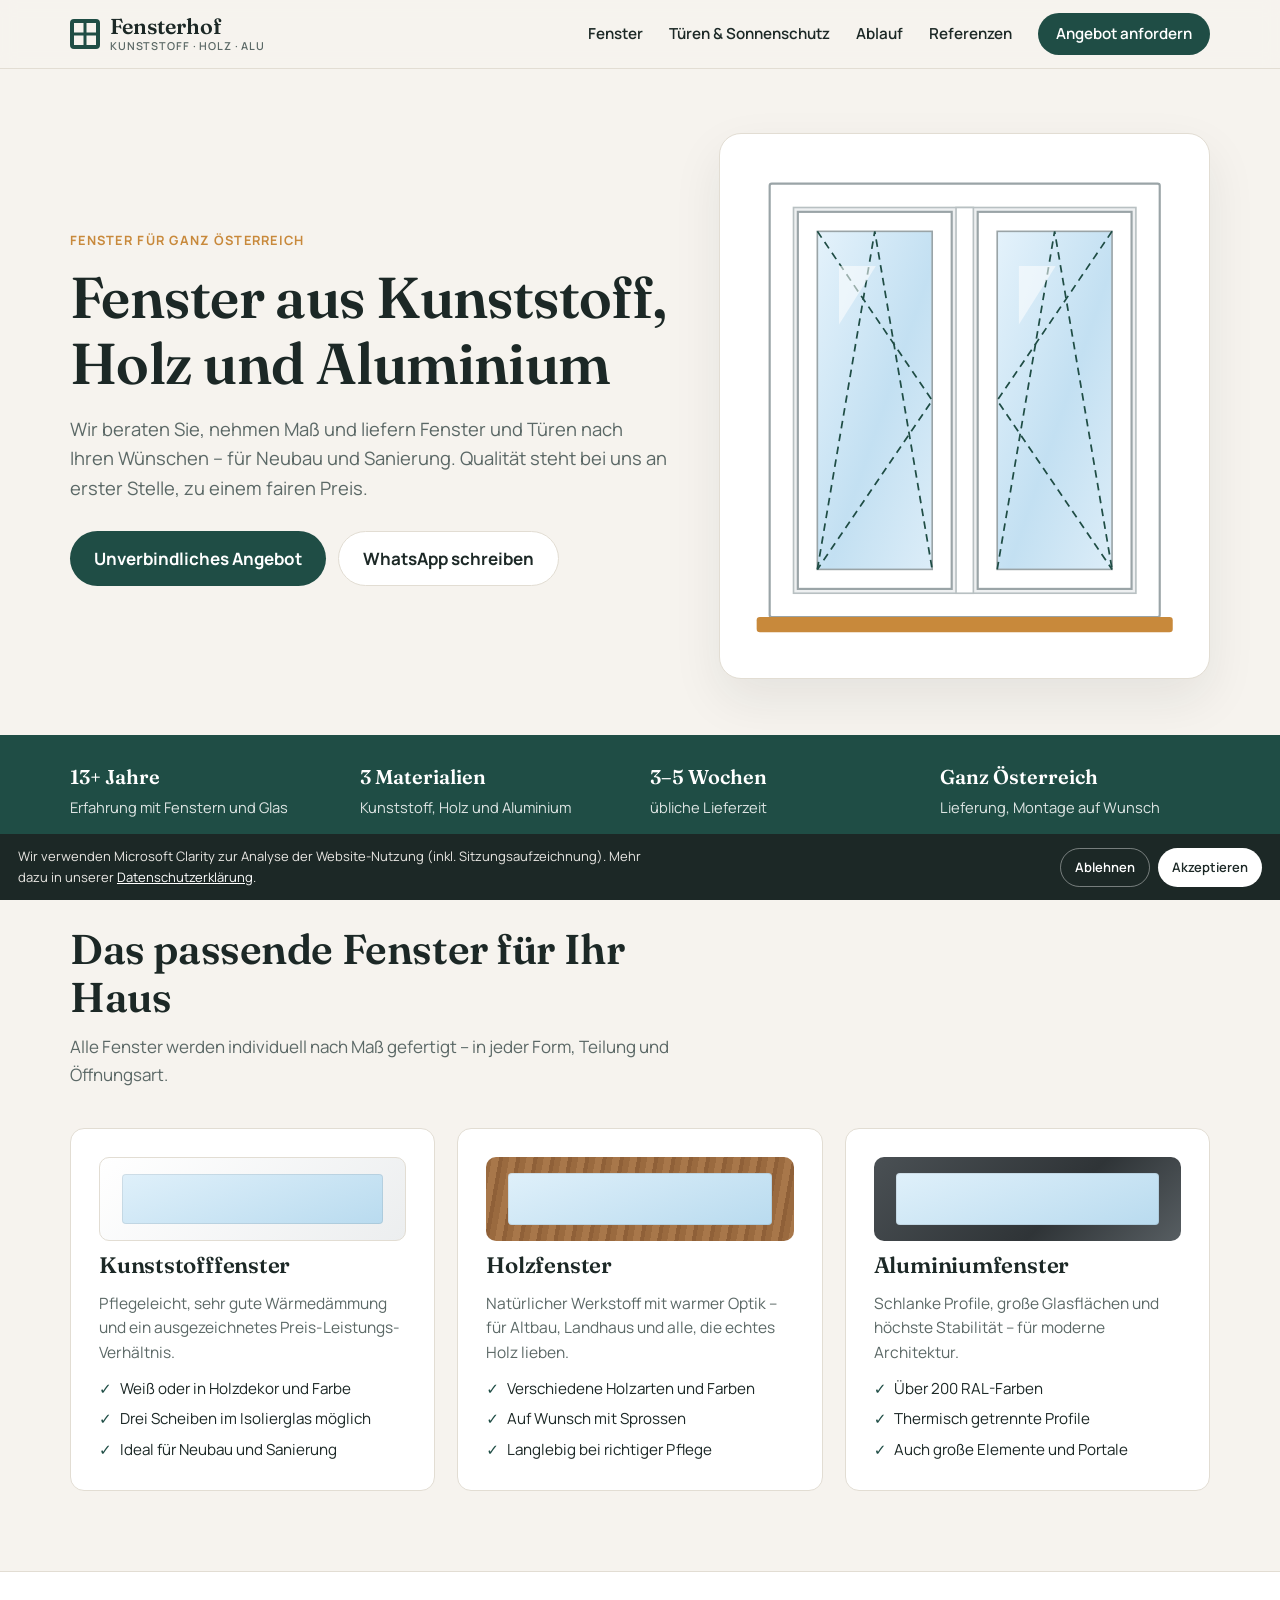
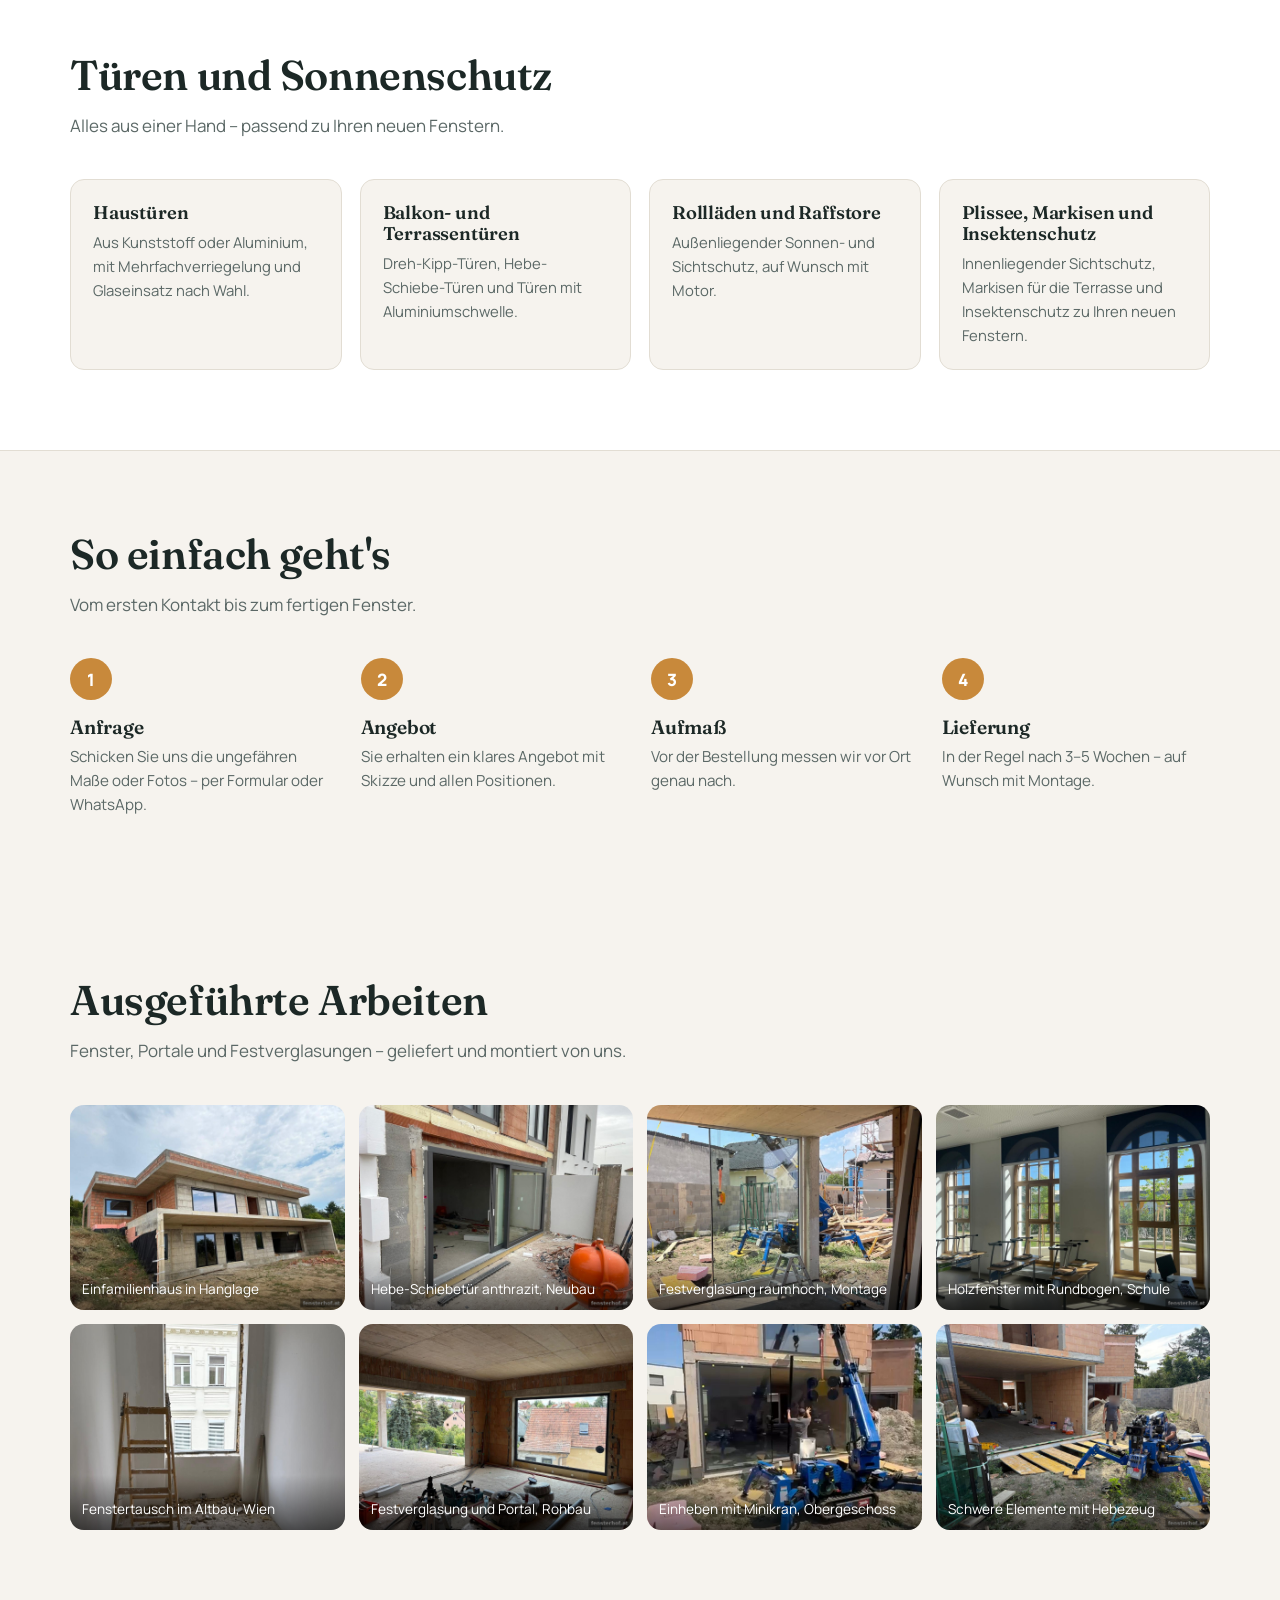
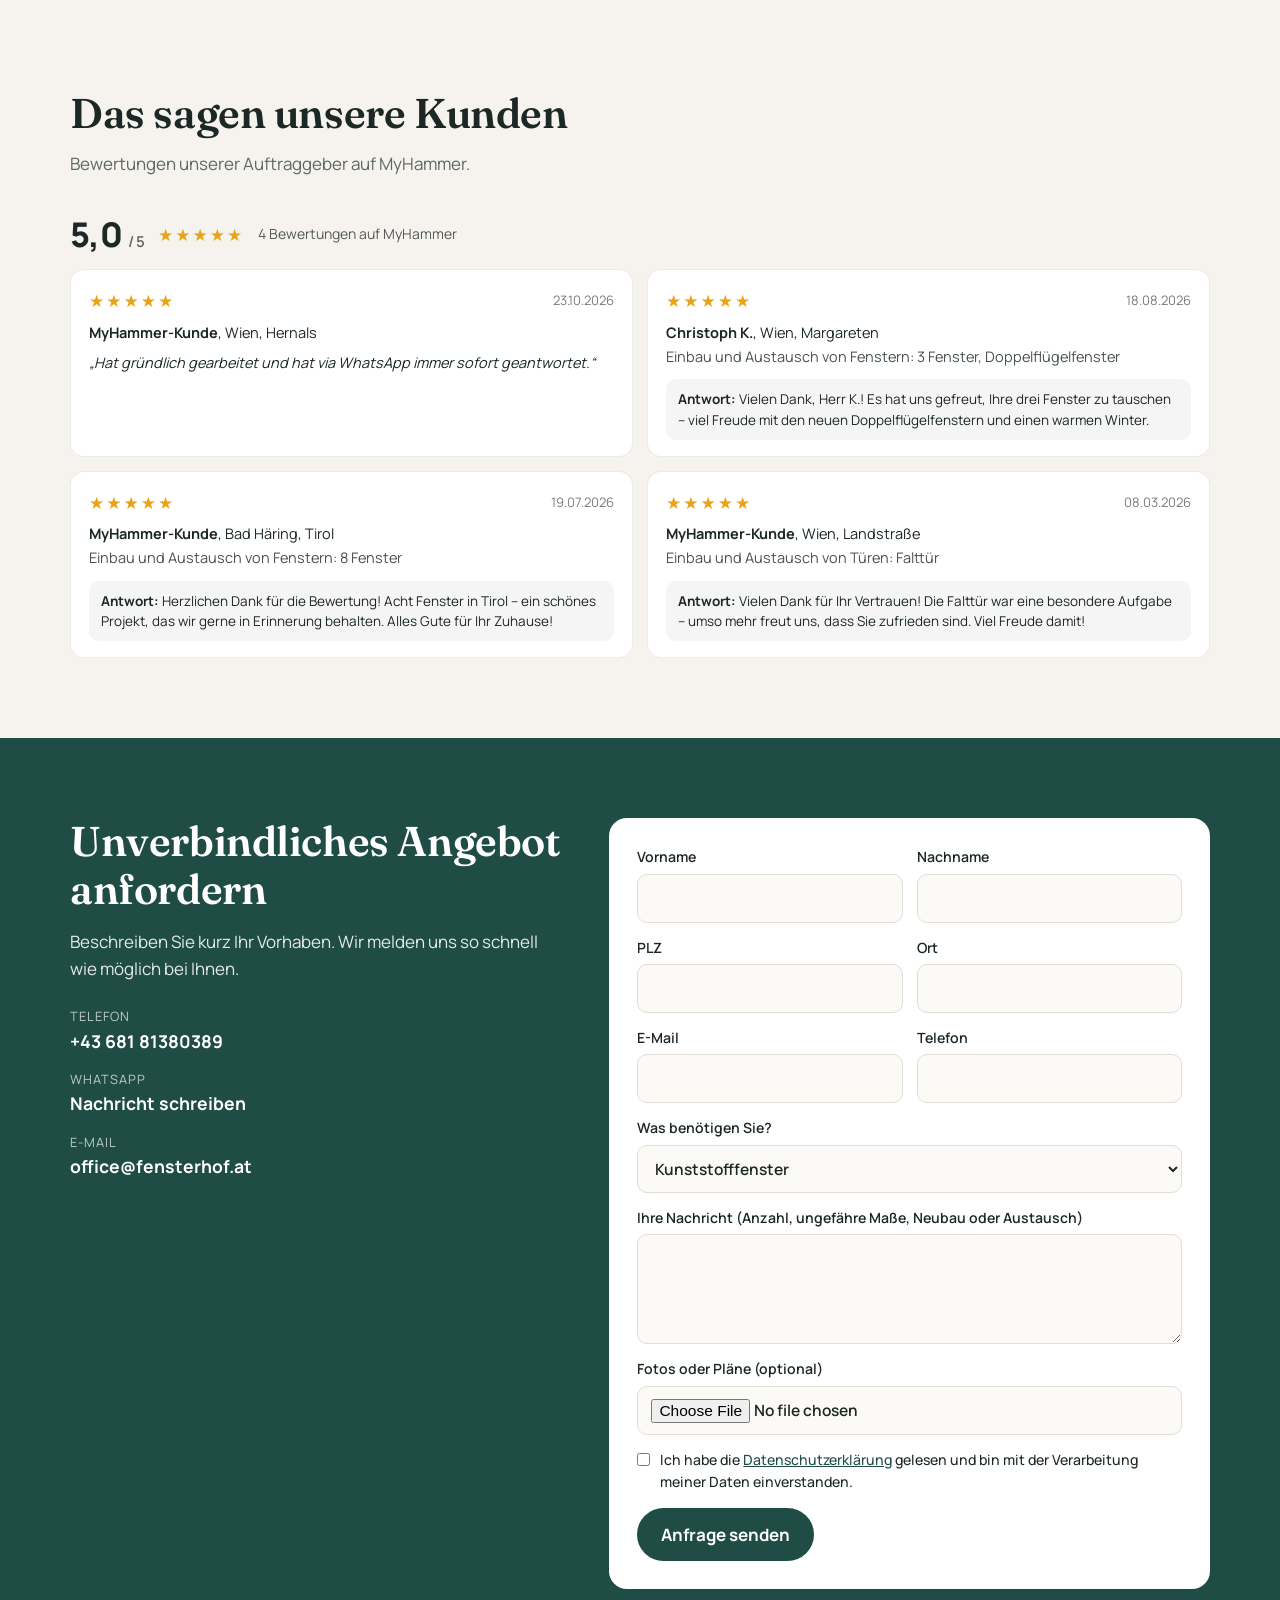
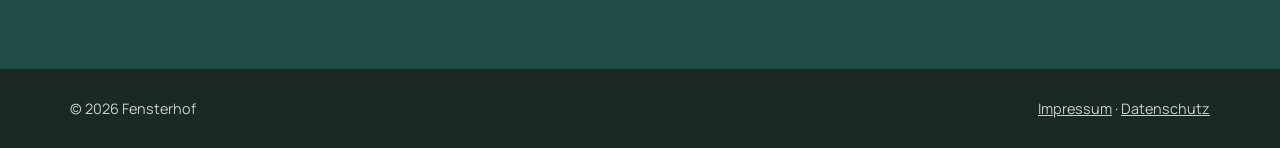
<file: index.html>
<!DOCTYPE html>
<html lang="de">
<head>
<meta charset="UTF-8">
<meta name="viewport" content="width=device-width, initial-scale=1.0">
<title>Fensterhof – Fenster aus Kunststoff, Holz und Aluminium</title>
<meta name="description" content="Fenster aus Kunststoff, Holz und Aluminium, Haustüren, Balkontüren und Sonnenschutz – Lieferung in ganz Österreich, Montage auf Wunsch. Jetzt unverbindliches Angebot anfordern.">
<link rel="preconnect" href="https://fonts.googleapis.com">
<link rel="preconnect" href="https://fonts.gstatic.com" crossorigin>
<link href="https://fonts.googleapis.com/css2?family=Fraunces:opsz,wght@9..144,600&family=Manrope:wght@400;500;600;700;800&display=swap" rel="stylesheet">
<link rel="canonical" href="https://fensterhof.at/">
<link rel="stylesheet" href="style.css">
</head>
<body>

<header class="site-header">
  <div class="container header-inner">
    <a href="#top" class="logo">
      <span class="logo-mark"></span>
      <span class="logo-text">Fensterhof<small>Kunststoff · Holz · Alu</small></span>
    </a>
    <button class="menu-toggle" id="menu-toggle" aria-label="Menü">Menü</button>
    <nav class="nav" id="nav">
      <a href="#fenster">Fenster</a>
      <a href="#produkte">Türen &amp; Sonnenschutz</a>
      <a href="#ablauf">Ablauf</a>
      <a href="#referenzen">Referenzen</a>
      <a href="#kontakt" class="btn btn-small">Angebot anfordern</a>
    </nav>
  </div>
</header>

<main id="top">

  <!-- Startbereich -->
  <section class="hero">
    <div class="container hero-grid">
      <div>
        <span class="eyebrow">Fenster für ganz Österreich</span>
        <h1>Fenster aus Kunststoff, Holz und Aluminium</h1>
        <p class="lead">Wir beraten Sie, nehmen Maß und liefern Fenster und Türen nach Ihren Wünschen – für Neubau und Sanierung. Qualität steht bei uns an erster Stelle, zu einem fairen Preis.</p>
        <div class="hero-actions">
          <a href="#kontakt" class="btn">Unverbindliches Angebot</a>
          <a href="https://wa.me/4368181380389" class="btn btn-light" target="_blank" rel="noopener">WhatsApp schreiben</a>
        </div>
      </div>

      <div class="hero-art" aria-hidden="true">
        <svg viewBox="0 0 400 450" xmlns="http://www.w3.org/2000/svg">
          <defs>
            <linearGradient id="glas" x1="0" y1="0" x2="1" y2="1">
              <stop offset="0" stop-color="#e4f2fb"/>
              <stop offset=".55" stop-color="#c3e0f2"/>
              <stop offset="1" stop-color="#dcedf8"/>
            </linearGradient>
          </defs>
          <!-- Rahmen -->
          <rect x="20" y="20" width="360" height="400" rx="2" fill="#ffffff" stroke="#9aa4a7" stroke-width="2"/>
          <rect x="42" y="42" width="316" height="356" fill="#eef0f1" stroke="#b8c0c2" stroke-width="1.5"/>
          <!-- Pfosten -->
          <rect x="192" y="42" width="16" height="356" fill="#ffffff" stroke="#b8c0c2" stroke-width="1.5"/>
          <!-- Flügel links -->
          <rect x="46" y="46" width="142" height="348" fill="#ffffff" stroke="#9aa4a7" stroke-width="2"/>
          <rect x="64" y="64" width="106" height="312" fill="url(#glas)" stroke="#9aa4a7" stroke-width="1.5"/>
          <!-- Flügel rechts -->
          <rect x="212" y="46" width="142" height="348" fill="#ffffff" stroke="#9aa4a7" stroke-width="2"/>
          <rect x="230" y="64" width="106" height="312" fill="url(#glas)" stroke="#9aa4a7" stroke-width="1.5"/>
          <!-- Öffnungssymbole: Dreh (Spitze zum Pfosten) und Kipp (Spitze oben) -->
          <g fill="none" stroke="#1f4d45" stroke-width="1.6" stroke-dasharray="7 5">
            <polyline points="64,64 170,220 64,376"/>
            <polyline points="64,376 117,64 170,376"/>
            <polyline points="336,64 230,220 336,376"/>
            <polyline points="230,376 283,64 336,376"/>
          </g>
          <!-- Lichtreflex -->
          <path d="M84 96 L118 96 L84 150 Z" fill="#ffffff" opacity=".55"/>
          <path d="M250 96 L284 96 L250 150 Z" fill="#ffffff" opacity=".55"/>
          <!-- Fensterbank -->
          <rect x="8" y="420" width="384" height="14" rx="3" fill="#c8893b"/>
        </svg>
      </div>
    </div>
  </section>

  <!-- Vorteile -->
  <div class="facts">
    <div class="container facts-grid">
      <div class="fact"><strong>13+ Jahre</strong><span>Erfahrung mit Fenstern und Glas</span></div>
      <div class="fact"><strong>3 Materialien</strong><span>Kunststoff, Holz und Aluminium</span></div>
      <div class="fact"><strong>3–5 Wochen</strong><span>übliche Lieferzeit</span></div>
      <div class="fact"><strong>Ganz Österreich</strong><span>Lieferung, Montage auf Wunsch</span></div>
    </div>
  </div>

  <!-- Fenster -->
  <section id="fenster">
    <div class="container">
      <div class="section-head">
        <h2>Das passende Fenster für Ihr Haus</h2>
        <p>Alle Fenster werden individuell nach Maß gefertigt – in jeder Form, Teilung und Öffnungsart.</p>
      </div>
      <div class="cards">
        <article class="card">
          <div class="swatch swatch-pvc"></div>
          <h3>Kunststofffenster</h3>
          <p>Pflegeleicht, sehr gute Wärmedämmung und ein ausgezeichnetes Preis-Leistungs-Verhältnis.</p>
          <ul>
            <li>Weiß oder in Holzdekor und Farbe</li>
            <li>Drei Scheiben im Isolierglas möglich</li>
            <li>Ideal für Neubau und Sanierung</li>
          </ul>
        </article>
        <article class="card">
          <div class="swatch swatch-wood"></div>
          <h3>Holzfenster</h3>
          <p>Natürlicher Werkstoff mit warmer Optik – für Altbau, Landhaus und alle, die echtes Holz lieben.</p>
          <ul>
            <li>Verschiedene Holzarten und Farben</li>
            <li>Auf Wunsch mit Sprossen</li>
            <li>Langlebig bei richtiger Pflege</li>
          </ul>
        </article>
        <article class="card">
          <div class="swatch swatch-alu"></div>
          <h3>Aluminiumfenster</h3>
          <p>Schlanke Profile, große Glasflächen und höchste Stabilität – für moderne Architektur.</p>
          <ul>
            <li>Über 200 RAL-Farben</li>
            <li>Thermisch getrennte Profile</li>
            <li>Auch große Elemente und Portale</li>
          </ul>
        </article>
      </div>
    </div>
  </section>

  <!-- Weitere Produkte -->
  <section id="produkte" class="more">
    <div class="container">
      <div class="section-head">
        <h2>Türen und Sonnenschutz</h2>
        <p>Alles aus einer Hand – passend zu Ihren neuen Fenstern.</p>
      </div>
      <div class="more-grid">
        <div class="more-item">
          <h3>Haustüren</h3>
          <p>Aus Kunststoff oder Aluminium, mit Mehrfachverriegelung und Glaseinsatz nach Wahl.</p>
        </div>
        <div class="more-item">
          <h3>Balkon- und Terrassentüren</h3>
          <p>Dreh-Kipp-Türen, Hebe-Schiebe-Türen und Türen mit Aluminiumschwelle.</p>
        </div>
        <div class="more-item">
          <h3>Rollläden und Raffstore</h3>
          <p>Außenliegender Sonnen- und Sichtschutz, auf Wunsch mit Motor.</p>
        </div>
        <div class="more-item">
          <h3>Plissee, Markisen und Insektenschutz</h3>
          <p>Innenliegender Sichtschutz, Markisen für die Terrasse und Insektenschutz zu Ihren neuen Fenstern.</p>
        </div>
      </div>
    </div>
  </section>

  <!-- Ablauf -->
  <section id="ablauf">
    <div class="container">
      <div class="section-head">
        <h2>So einfach geht's</h2>
        <p>Vom ersten Kontakt bis zum fertigen Fenster.</p>
      </div>
      <div class="steps">
        <div class="step">
          <h3>Anfrage</h3>
          <p>Schicken Sie uns die ungefähren Maße oder Fotos – per Formular oder WhatsApp.</p>
        </div>
        <div class="step">
          <h3>Angebot</h3>
          <p>Sie erhalten ein klares Angebot mit Skizze und allen Positionen.</p>
        </div>
        <div class="step">
          <h3>Aufmaß</h3>
          <p>Vor der Bestellung messen wir vor Ort genau nach.</p>
        </div>
        <div class="step">
          <h3>Lieferung</h3>
          <p>In der Regel nach 3–5 Wochen – auf Wunsch mit Montage.</p>
        </div>
      </div>
    </div>
  </section>

  <!-- Referenzen -->
  <section id="referenzen">
    <div class="container">
      <div class="section-head">
        <h2>Ausgeführte Arbeiten</h2>
        <p>Fenster, Portale und Festverglasungen – geliefert und montiert von uns.</p>
      </div>
      <div class="refs">
        <a href="images/neubau-hanglage.jpg"><img src="images/neubau-hanglage.jpg" loading="lazy" alt="Einfamilienhaus in Hanglage mit schwarzen Fenstern"><span>Einfamilienhaus in Hanglage</span></a>
        <a href="images/hebeschiebetuer-anthrazit.jpg"><img src="images/hebeschiebetuer-anthrazit.jpg" loading="lazy" alt="Hebe-Schiebetür anthrazit im Neubau"><span>Hebe-Schiebetür anthrazit, Neubau</span></a>
        <a href="images/festverglasung-innen-montage.jpg"><img src="images/festverglasung-innen-montage.jpg" loading="lazy" alt="Großflächige Festverglasung, Montage mit Minikran"><span>Festverglasung raumhoch, Montage</span></a>
        <a href="images/holzfenster-rundbogen-schule.jpg"><img src="images/holzfenster-rundbogen-schule.jpg" loading="lazy" alt="Holzfenster mit Rundbogen und Sprossen in einem Klassenzimmer"><span>Holzfenster mit Rundbogen, Schule</span></a>
        <a href="images/fenstertausch-altbau-wien.jpg"><img src="images/fenstertausch-altbau-wien.jpg" loading="lazy" alt="Vorbereitete Fensteröffnung im Altbau, Wien"><span>Fenstertausch im Altbau, Wien</span></a>
        <a href="images/rohbau-festverglasung-portal.jpg"><img src="images/rohbau-festverglasung-portal.jpg" loading="lazy" alt="Rohbau mit Festverglasung und Terrassenportal"><span>Festverglasung und Portal, Rohbau</span></a>
        <a href="images/festverglasung-minikran.jpg"><img src="images/festverglasung-minikran.jpg" loading="lazy" alt="Einheben einer Festverglasung im Obergeschoss mit Minikran"><span>Einheben mit Minikran, Obergeschoss</span></a>
        <a href="images/hebezeug-glaselement.jpg"><img src="images/hebezeug-glaselement.jpg" loading="lazy" alt="Schweres Glaselement wird mit Minikran versetzt"><span>Schwere Elemente mit Hebezeug</span></a>
      </div>
    </div>
  </section>

  <!-- Bewertungen -->
  <section id="bewertungen">
    <div class="container">
      <div class="section-head">
        <h2>Das sagen unsere Kunden</h2>
        <p>Bewertungen unserer Auftraggeber auf MyHammer.</p>
      </div>
    <div class="rv-head">
      <span class="rv-score">5,0<small>/ 5</small></span>
      <span class="rv-stars" aria-label="5 von 5 Sternen">★★★★★</span>
      <span class="rv-src">4 Bewertungen auf MyHammer</span>
    </div>
    <div class="rv-grid">
      <article class="rv-card">
        <div class="rv-top"><span class="rv-stars" aria-label="5 von 5 Sternen">★★★★★</span><span class="rv-date">23.10.2026</span></div>
        <p class="rv-who"><b>MyHammer-Kunde</b>, Wien, Hernals</p>
        <p class="rv-text">„Hat gründlich gearbeitet und hat via WhatsApp immer sofort geantwortet.“</p>
      </article>
      <article class="rv-card">
        <div class="rv-top"><span class="rv-stars" aria-label="5 von 5 Sternen">★★★★★</span><span class="rv-date">18.08.2026</span></div>
        <p class="rv-who"><b>Christoph K.</b>, Wien, Margareten</p>
        <p class="rv-job">Einbau und Austausch von Fenstern: 3 Fenster, Doppelflügelfenster</p>
        <p class="rv-ans"><span>Antwort:</span> Vielen Dank, Herr K.! Es hat uns gefreut, Ihre drei Fenster zu tauschen – viel Freude mit den neuen Doppelflügelfenstern und einen warmen Winter.</p>
      </article>
      <article class="rv-card">
        <div class="rv-top"><span class="rv-stars" aria-label="5 von 5 Sternen">★★★★★</span><span class="rv-date">19.07.2026</span></div>
        <p class="rv-who"><b>MyHammer-Kunde</b>, Bad Häring, Tirol</p>
        <p class="rv-job">Einbau und Austausch von Fenstern: 8 Fenster</p>
        <p class="rv-ans"><span>Antwort:</span> Herzlichen Dank für die Bewertung! Acht Fenster in Tirol – ein schönes Projekt, das wir gerne in Erinnerung behalten. Alles Gute für Ihr Zuhause!</p>
      </article>
      <article class="rv-card">
        <div class="rv-top"><span class="rv-stars" aria-label="5 von 5 Sternen">★★★★★</span><span class="rv-date">08.03.2026</span></div>
        <p class="rv-who"><b>MyHammer-Kunde</b>, Wien, Landstraße</p>
        <p class="rv-job">Einbau und Austausch von Türen: Falttür</p>
        <p class="rv-ans"><span>Antwort:</span> Vielen Dank für Ihr Vertrauen! Die Falttür war eine besondere Aufgabe – umso mehr freut uns, dass Sie zufrieden sind. Viel Freude damit!</p>
      </article>
    </div>
    </div>
  </section>

  <!-- Kontakt -->
  <section id="kontakt" class="contact">
    <div class="container contact-grid">
      <div class="contact-info">
        <h2>Unverbindliches Angebot anfordern</h2>
        <p>Beschreiben Sie kurz Ihr Vorhaben. Wir melden uns so schnell wie möglich bei Ihnen.</p>
        <div class="contact-lines">
          <div><span>Telefon</span><a href="tel:+4368181380389">+43 681 81380389</a></div>
          <div><span>WhatsApp</span><a href="https://wa.me/4368181380389" target="_blank" rel="noopener">Nachricht schreiben</a></div>
          <div><span>E-Mail</span><a href="mailto:office@fensterhof.at">office@fensterhof.at</a></div>
        </div>
      </div>

      <form class="form" id="anfrage-form" action="https://formsubmit.co/bengameen62570@gmail.com" method="POST" enctype="multipart/form-data">
        <input type="hidden" name="_subject" value="Neue Anfrage – Fenster-Website (Fensterhof)">
        <input type="hidden" name="_template" value="table">
        <input type="hidden" name="_captcha" value="false">
        <input type="hidden" name="_next" id="next-url" value="">
        <label>Vorname<input type="text" name="Vorname" autocomplete="given-name"></label>
        <label>Nachname<input type="text" name="Nachname" autocomplete="family-name"></label>
        <label>PLZ<input type="text" name="PLZ" inputmode="numeric" autocomplete="postal-code"></label>
        <label>Ort<input type="text" name="Ort" autocomplete="address-level2"></label>
        <label>E-Mail<input type="email" name="E-Mail" autocomplete="email"></label>
        <label>Telefon<input type="tel" name="Telefon" autocomplete="tel"></label>
        <label class="full">Was benötigen Sie?
          <select name="Produkt">
            <option>Kunststofffenster</option>
            <option>Holzfenster</option>
            <option>Aluminiumfenster</option>
            <option>Haustür</option>
            <option>Balkon- oder Terrassentür</option>
            <option>Sonnenschutz</option>
            <option>Noch unsicher – bitte beraten</option>
          </select>
        </label>
        <label class="full">Ihre Nachricht (Anzahl, ungefähre Maße, Neubau oder Austausch)
          <textarea name="Nachricht"></textarea>
        </label>
        <label class="full">Fotos oder Pläne (optional)
          <input type="file" name="Anhang" accept="image/*,.pdf">
        </label>
        <label class="full check">
          <input type="checkbox" name="Datenschutz" value="akzeptiert" required>
          <span>Ich habe die <a href="datenschutz.html" target="_blank">Datenschutzerklärung</a> gelesen und bin mit der Verarbeitung meiner Daten einverstanden.</span>
        </label>
        <div class="full">
          <button type="submit" class="btn" id="submit-btn">Anfrage senden</button>
        </div>
      </form>
    </div>
  </section>

</main>

<footer>
  <div class="container footer-inner">
    <span>© <span id="year"></span> Fensterhof</span>
    <span><a href="impressum.html">Impressum</a> · <a href="datenschutz.html">Datenschutz</a></span>
  </div>
</footer>

<script>
  // Jahr in der Fußzeile
  document.getElementById('year').textContent = new Date().getFullYear();

  // Menü auf dem Handy
  var nav = document.getElementById('nav');
  document.getElementById('menu-toggle').addEventListener('click', function(){ nav.classList.toggle('open'); });
  nav.querySelectorAll('a').forEach(function(a){ a.addEventListener('click', function(){ nav.classList.remove('open'); }); });

  // Nach dem Senden auf die Danke-Seite dieser Website weiterleiten
  document.getElementById('next-url').value = new URL('danke.html', window.location.href).href;
  document.getElementById('anfrage-form').addEventListener('submit', function(){
    var btn = document.getElementById('submit-btn');
    btn.textContent = 'Wird gesendet …';
  });
</script>
<div class="cookie hidden" id="cookie">
  <p>Wir verwenden Microsoft Clarity zur Analyse der Website-Nutzung (inkl. Sitzungsaufzeichnung). Mehr dazu in unserer <a href="datenschutz.html">Datenschutzerklärung</a>.</p>
  <div class="c-btns"><button class="c-no" type="button" id="c-no">Ablehnen</button><button class="c-ok" type="button" id="c-ok">Akzeptieren</button></div>
</div>
<script>
(function(){
  var KEY='fh_consent', box=document.getElementById('cookie');
  function loadClarity(){ if(window.__cl) return; window.__cl=1; (function(c,l,a,r,i,t,y){c[a]=c[a]||function(){(c[a].q=c[a].q||[]).push(arguments)};t=l.createElement(r);t.async=1;t.src='https://www.clarity.ms/tag/'+i;y=l.getElementsByTagName(r)[0];y.parentNode.insertBefore(t,y);})(window,document,'clarity','script','z0aeaj3cea'); }
  var saved=null; try{ saved=localStorage.getItem(KEY); }catch(e){}
  if(saved==='ok') loadClarity(); else if(saved!=='no') box.classList.remove('hidden');
  function close(v){ try{ localStorage.setItem(KEY,v); }catch(e){} if(v==='ok') loadClarity(); box.classList.add('hidden'); }
  document.getElementById('c-ok').addEventListener('click',function(){ close('ok'); });
  document.getElementById('c-no').addEventListener('click',function(){ close('no'); });
})();
</script>
<div class="lb" id="lb"><img alt=""></div>
<script>
(function(){var lb=document.getElementById('lb'),im=lb.querySelector('img');
document.querySelectorAll('.refs a').forEach(function(a){a.addEventListener('click',function(e){e.preventDefault();im.src=a.href;lb.classList.add('on');});});
lb.addEventListener('click',function(){lb.classList.remove('on');im.src='';});})();
</script>
</body>
</html>
</file>
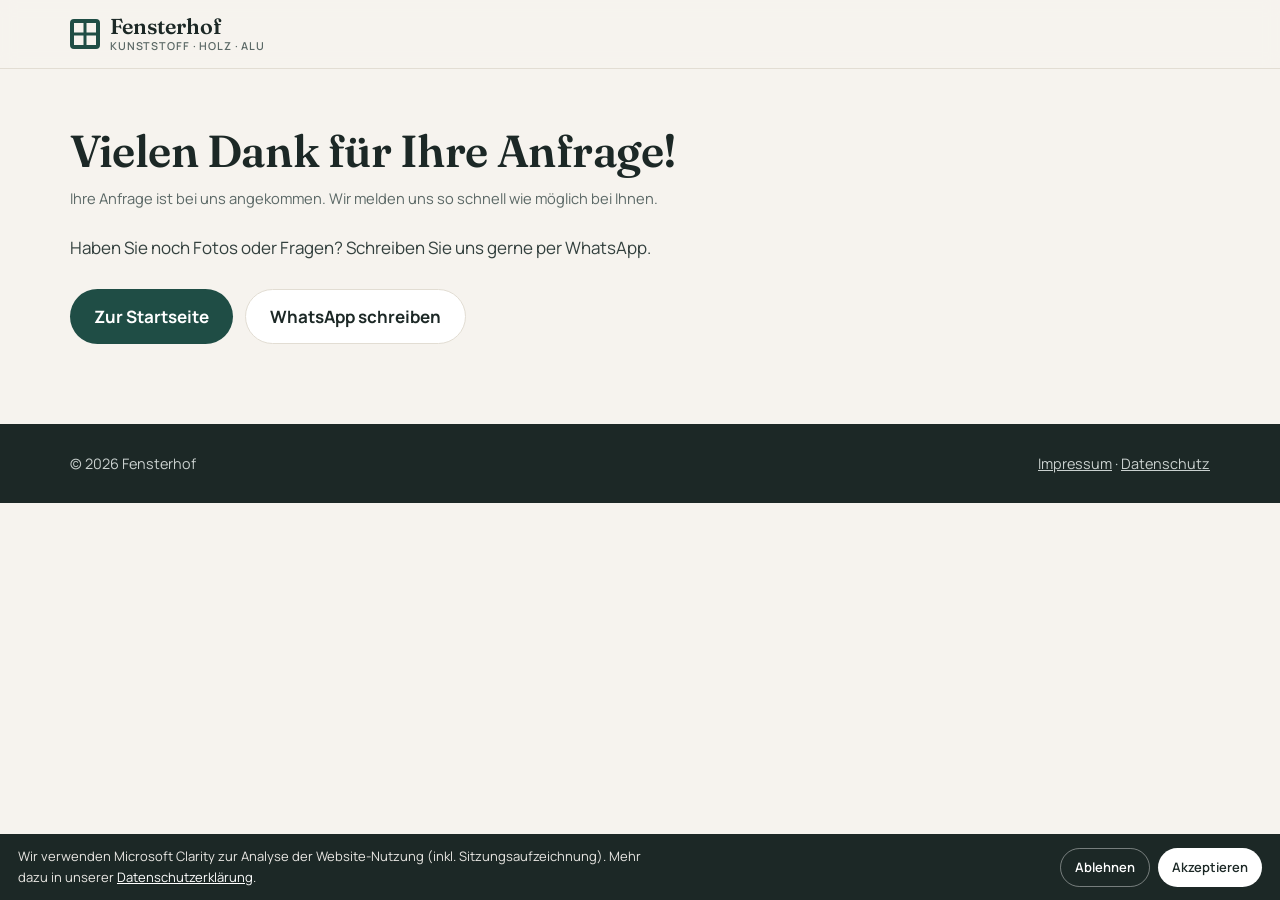
<file: danke.html>
<!DOCTYPE html>
<html lang="de">
<head>
<meta charset="UTF-8">
<meta name="viewport" content="width=device-width, initial-scale=1.0">
<meta name="robots" content="noindex, follow">
<title>Vielen Dank | Fensterhof</title>
<link rel="preconnect" href="https://fonts.googleapis.com">
<link rel="preconnect" href="https://fonts.gstatic.com" crossorigin>
<link href="https://fonts.googleapis.com/css2?family=Fraunces:opsz,wght@9..144,600&family=Manrope:wght@400;500;600;700;800&display=swap" rel="stylesheet">
<link rel="stylesheet" href="style.css">
</head>
<body>

<header class="site-header">
  <div class="container header-inner">
    <a href="index.html" class="logo">
      <span class="logo-mark"></span>
      <span class="logo-text">Fensterhof<small>Kunststoff · Holz · Alu</small></span>
    </a>
  </div>
</header>

<main class="legal">
  <div class="container">
    <h1>Vielen Dank für Ihre Anfrage!</h1>
    <p class="updated">Ihre Anfrage ist bei uns angekommen. Wir melden uns so schnell wie möglich bei Ihnen.</p>
    <p style="margin-bottom:28px">Haben Sie noch Fotos oder Fragen? Schreiben Sie uns gerne per WhatsApp.</p>
    <div class="hero-actions">
      <a href="index.html" class="btn">Zur Startseite</a>
      <a href="https://wa.me/4368181380389" class="btn btn-light" target="_blank" rel="noopener">WhatsApp schreiben</a>
    </div>
  </div>
</main>

<footer>
  <div class="container footer-inner">
    <span>© <span id="year"></span> Fensterhof</span>
    <span><a href="impressum.html">Impressum</a> · <a href="datenschutz.html">Datenschutz</a></span>
  </div>
</footer>
<script>document.getElementById('year').textContent = new Date().getFullYear();</script>
<div class="cookie hidden" id="cookie">
  <p>Wir verwenden Microsoft Clarity zur Analyse der Website-Nutzung (inkl. Sitzungsaufzeichnung). Mehr dazu in unserer <a href="datenschutz.html">Datenschutzerklärung</a>.</p>
  <div class="c-btns"><button class="c-no" type="button" id="c-no">Ablehnen</button><button class="c-ok" type="button" id="c-ok">Akzeptieren</button></div>
</div>
<script>
(function(){
  var KEY='fh_consent', box=document.getElementById('cookie');
  function loadClarity(){ if(window.__cl) return; window.__cl=1; (function(c,l,a,r,i,t,y){c[a]=c[a]||function(){(c[a].q=c[a].q||[]).push(arguments)};t=l.createElement(r);t.async=1;t.src='https://www.clarity.ms/tag/'+i;y=l.getElementsByTagName(r)[0];y.parentNode.insertBefore(t,y);})(window,document,'clarity','script','z0aeaj3cea'); }
  var saved=null; try{ saved=localStorage.getItem(KEY); }catch(e){}
  if(saved==='ok') loadClarity(); else if(saved!=='no') box.classList.remove('hidden');
  function close(v){ try{ localStorage.setItem(KEY,v); }catch(e){} if(v==='ok') loadClarity(); box.classList.add('hidden'); }
  document.getElementById('c-ok').addEventListener('click',function(){ close('ok'); });
  document.getElementById('c-no').addEventListener('click',function(){ close('no'); });
})();
</script>
</body>
</html>
</file>
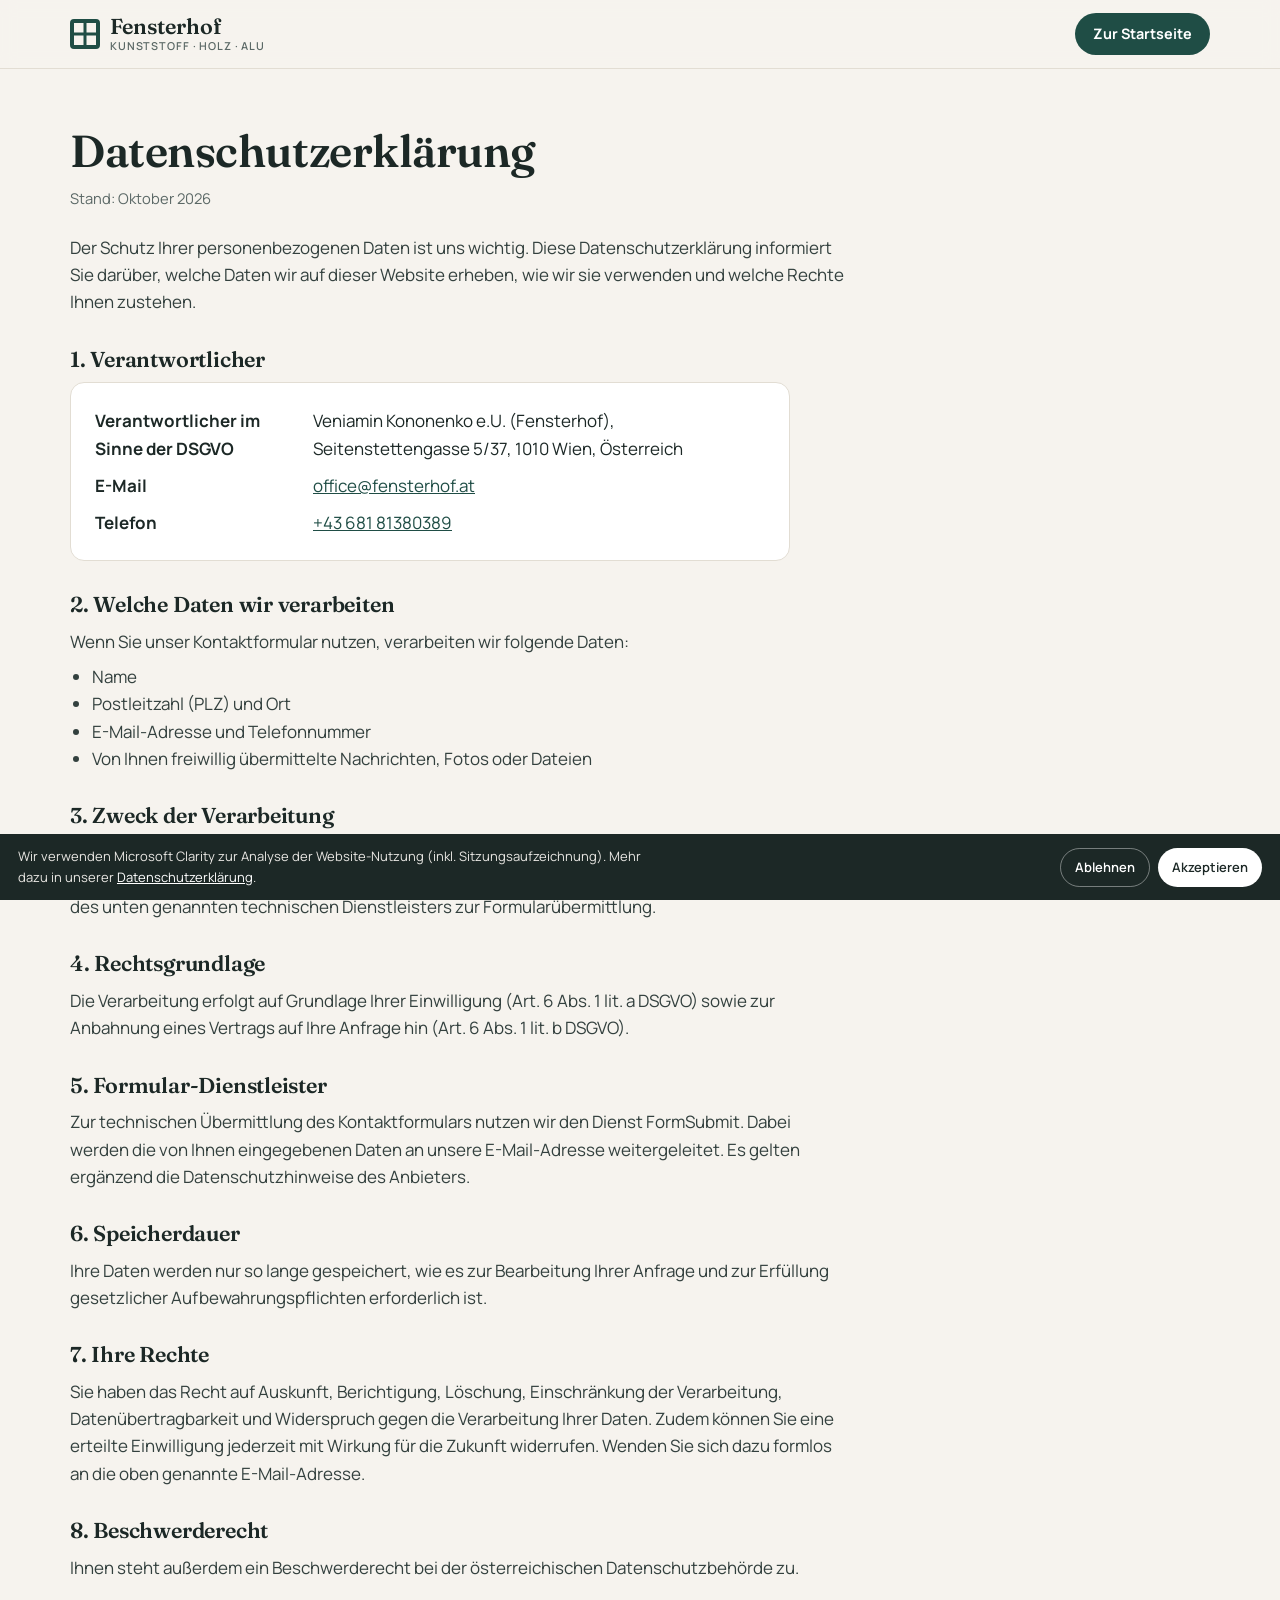
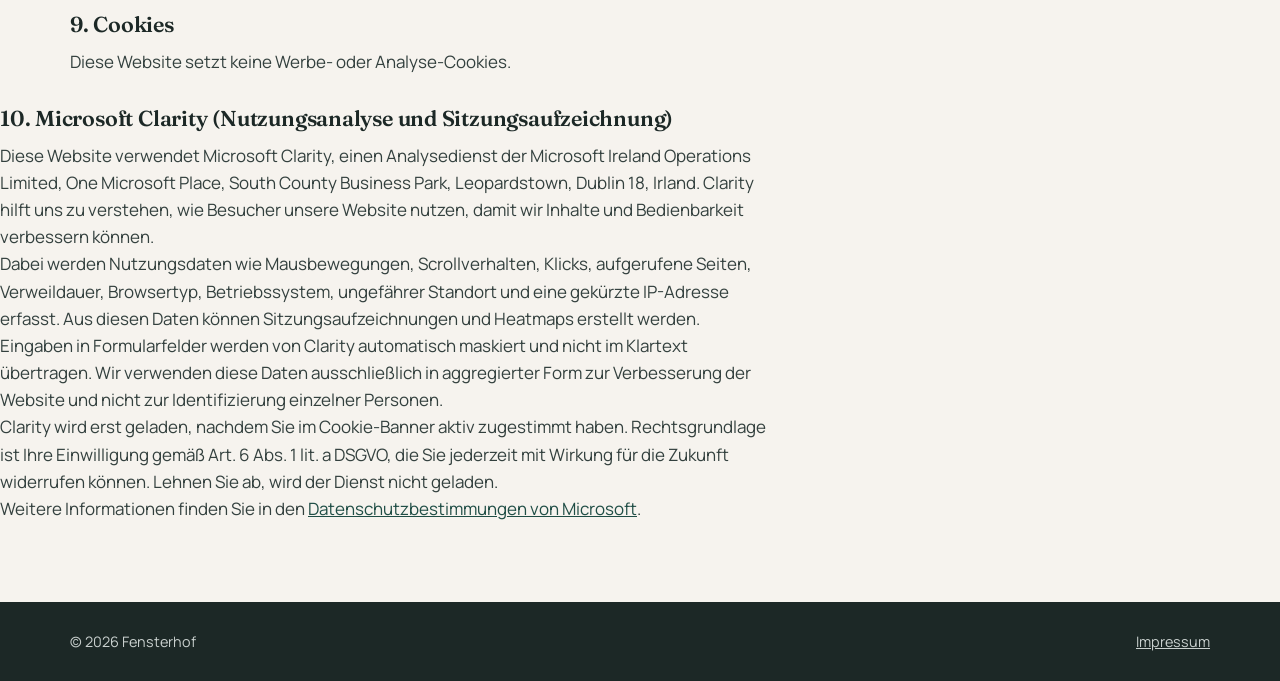
<file: datenschutz.html>
<!DOCTYPE html>
<html lang="de">
<head>
<meta charset="UTF-8">
<meta name="viewport" content="width=device-width, initial-scale=1.0">
<meta name="robots" content="noindex, follow">
<title>Datenschutzerklärung | Fensterhof</title>
<link rel="preconnect" href="https://fonts.googleapis.com">
<link rel="preconnect" href="https://fonts.gstatic.com" crossorigin>
<link href="https://fonts.googleapis.com/css2?family=Fraunces:opsz,wght@9..144,600&family=Manrope:wght@400;500;600;700;800&display=swap" rel="stylesheet">
<link rel="stylesheet" href="style.css">
</head>
<body>

<header class="site-header">
  <div class="container header-inner">
    <a href="index.html" class="logo">
      <span class="logo-mark"></span>
      <span class="logo-text">Fensterhof<small>Kunststoff · Holz · Alu</small></span>
    </a>
    <a href="index.html" class="btn btn-small">Zur Startseite</a>
  </div>
</header>

<main class="legal">
  <div class="container">
    <h1>Datenschutzerklärung</h1>
    <p class="updated">Stand: Oktober 2026</p>

    <p>Der Schutz Ihrer personenbezogenen Daten ist uns wichtig. Diese Datenschutzerklärung informiert Sie darüber, welche Daten wir auf dieser Website erheben, wie wir sie verwenden und welche Rechte Ihnen zustehen.</p>

    <h2>1. Verantwortlicher</h2>
    <div class="legal-card">
      <dl>
        <dt>Verantwortlicher im Sinne der DSGVO</dt>
        <dd>Veniamin Kononenko e.U. (Fensterhof), Seitenstettengasse 5/37, 1010 Wien, Österreich</dd>
        <dt>E-Mail</dt>
        <dd><a href="mailto:office@fensterhof.at">office@fensterhof.at</a></dd>
        <dt>Telefon</dt>
        <dd><a href="tel:+4368181380389">+43 681 81380389</a></dd>
      </dl>
    </div>

    <h2>2. Welche Daten wir verarbeiten</h2>
    <p>Wenn Sie unser Kontaktformular nutzen, verarbeiten wir folgende Daten:</p>
    <ul>
      <li>Name</li>
      <li>Postleitzahl (PLZ) und Ort</li>
      <li>E-Mail-Adresse und Telefonnummer</li>
      <li>Von Ihnen freiwillig übermittelte Nachrichten, Fotos oder Dateien</li>
    </ul>

    <h2>3. Zweck der Verarbeitung</h2>
    <p>Wir verwenden diese Daten ausschließlich, um Ihre Anfrage zu bearbeiten, Ihnen ein Angebot zu erstellen und mit Ihnen in Kontakt zu treten. Eine Weitergabe an Dritte erfolgt nicht, mit Ausnahme des unten genannten technischen Dienstleisters zur Formularübermittlung.</p>

    <h2>4. Rechtsgrundlage</h2>
    <p>Die Verarbeitung erfolgt auf Grundlage Ihrer Einwilligung (Art. 6 Abs. 1 lit. a DSGVO) sowie zur Anbahnung eines Vertrags auf Ihre Anfrage hin (Art. 6 Abs. 1 lit. b DSGVO).</p>

    <h2>5. Formular-Dienstleister</h2>
    <p>Zur technischen Übermittlung des Kontaktformulars nutzen wir den Dienst FormSubmit. Dabei werden die von Ihnen eingegebenen Daten an unsere E-Mail-Adresse weitergeleitet. Es gelten ergänzend die Datenschutzhinweise des Anbieters.</p>

    <h2>6. Speicherdauer</h2>
    <p>Ihre Daten werden nur so lange gespeichert, wie es zur Bearbeitung Ihrer Anfrage und zur Erfüllung gesetzlicher Aufbewahrungspflichten erforderlich ist.</p>

    <h2>7. Ihre Rechte</h2>
    <p>Sie haben das Recht auf Auskunft, Berichtigung, Löschung, Einschränkung der Verarbeitung, Datenübertragbarkeit und Widerspruch gegen die Verarbeitung Ihrer Daten. Zudem können Sie eine erteilte Einwilligung jederzeit mit Wirkung für die Zukunft widerrufen. Wenden Sie sich dazu formlos an die oben genannte E-Mail-Adresse.</p>

    <h2>8. Beschwerderecht</h2>
    <p>Ihnen steht außerdem ein Beschwerderecht bei der österreichischen Datenschutzbehörde zu.</p>

    <h2>9. Cookies</h2>
    <p>Diese Website setzt keine Werbe- oder Analyse-Cookies.</p>
  </div>
    <h2>10. Microsoft Clarity (Nutzungsanalyse und Sitzungsaufzeichnung)</h2>
    <p>Diese Website verwendet Microsoft Clarity, einen Analysedienst der Microsoft Ireland Operations Limited, One Microsoft Place, South County Business Park, Leopardstown, Dublin 18, Irland. Clarity hilft uns zu verstehen, wie Besucher unsere Website nutzen, damit wir Inhalte und Bedienbarkeit verbessern können.</p>
    <p>Dabei werden Nutzungsdaten wie Mausbewegungen, Scrollverhalten, Klicks, aufgerufene Seiten, Verweildauer, Browsertyp, Betriebssystem, ungefährer Standort und eine gekürzte IP-Adresse erfasst. Aus diesen Daten können Sitzungsaufzeichnungen und Heatmaps erstellt werden.</p>
    <p>Eingaben in Formularfelder werden von Clarity automatisch maskiert und nicht im Klartext übertragen. Wir verwenden diese Daten ausschließlich in aggregierter Form zur Verbesserung der Website und nicht zur Identifizierung einzelner Personen.</p>
    <p>Clarity wird erst geladen, nachdem Sie im Cookie-Banner aktiv zugestimmt haben. Rechtsgrundlage ist Ihre Einwilligung gemäß Art. 6 Abs. 1 lit. a DSGVO, die Sie jederzeit mit Wirkung für die Zukunft widerrufen können. Lehnen Sie ab, wird der Dienst nicht geladen.</p>
    <p>Weitere Informationen finden Sie in den <a href="https://privacy.microsoft.com/de-de/privacystatement" target="_blank" rel="noopener">Datenschutzbestimmungen von Microsoft</a>.</p>
</main>

<footer>
  <div class="container footer-inner">
    <span>© <span id="year"></span> Fensterhof</span>
    <span><a href="impressum.html">Impressum</a></span>
  </div>
</footer>
<script>document.getElementById('year').textContent = new Date().getFullYear();</script>
<div class="cookie hidden" id="cookie">
  <p>Wir verwenden Microsoft Clarity zur Analyse der Website-Nutzung (inkl. Sitzungsaufzeichnung). Mehr dazu in unserer <a href="datenschutz.html">Datenschutzerklärung</a>.</p>
  <div class="c-btns"><button class="c-no" type="button" id="c-no">Ablehnen</button><button class="c-ok" type="button" id="c-ok">Akzeptieren</button></div>
</div>
<script>
(function(){
  var KEY='fh_consent', box=document.getElementById('cookie');
  function loadClarity(){ if(window.__cl) return; window.__cl=1; (function(c,l,a,r,i,t,y){c[a]=c[a]||function(){(c[a].q=c[a].q||[]).push(arguments)};t=l.createElement(r);t.async=1;t.src='https://www.clarity.ms/tag/'+i;y=l.getElementsByTagName(r)[0];y.parentNode.insertBefore(t,y);})(window,document,'clarity','script','z0aeaj3cea'); }
  var saved=null; try{ saved=localStorage.getItem(KEY); }catch(e){}
  if(saved==='ok') loadClarity(); else if(saved!=='no') box.classList.remove('hidden');
  function close(v){ try{ localStorage.setItem(KEY,v); }catch(e){} if(v==='ok') loadClarity(); box.classList.add('hidden'); }
  document.getElementById('c-ok').addEventListener('click',function(){ close('ok'); });
  document.getElementById('c-no').addEventListener('click',function(){ close('no'); });
})();
</script>
</body>
</html>
</file>
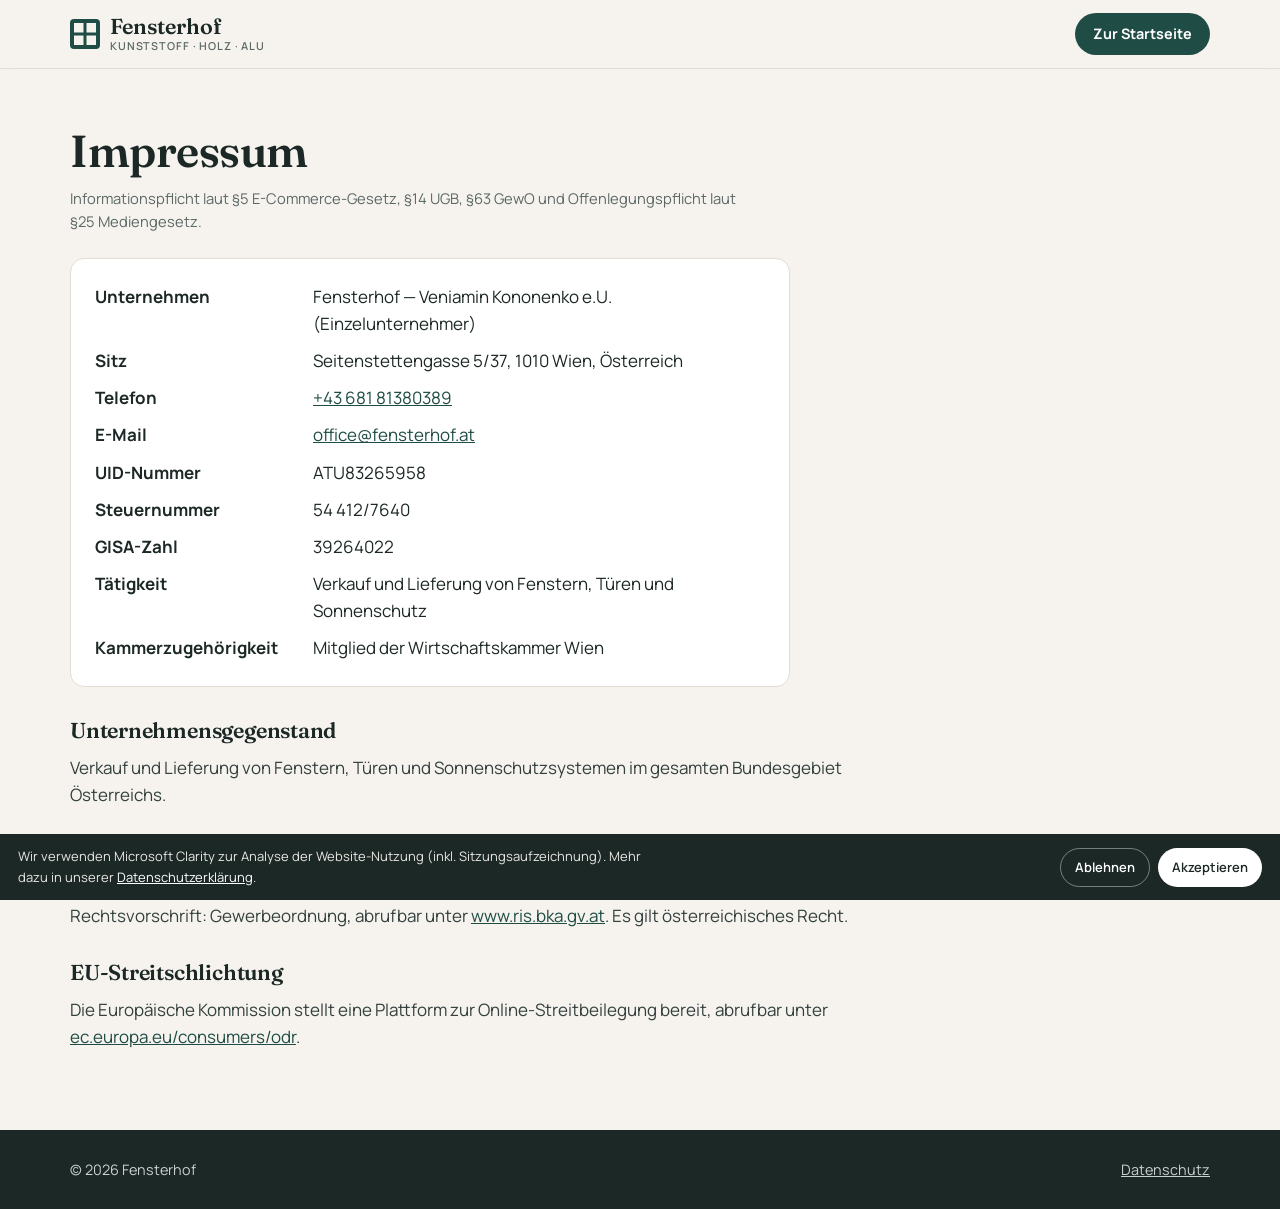
<file: impressum.html>
<!DOCTYPE html>
<html lang="de">
<head>
<meta charset="UTF-8">
<meta name="viewport" content="width=device-width, initial-scale=1.0">
<meta name="robots" content="noindex, follow">
<title>Impressum | Fensterhof</title>
<link rel="preconnect" href="https://fonts.googleapis.com">
<link rel="preconnect" href="https://fonts.gstatic.com" crossorigin>
<link href="https://fonts.googleapis.com/css2?family=Fraunces:opsz,wght@9..144,600&family=Manrope:wght@400;500;600;700;800&display=swap" rel="stylesheet">
<link rel="stylesheet" href="style.css">
</head>
<body>

<header class="site-header">
  <div class="container header-inner">
    <a href="index.html" class="logo">
      <span class="logo-mark"></span>
      <span class="logo-text">Fensterhof<small>Kunststoff · Holz · Alu</small></span>
    </a>
    <a href="index.html" class="btn btn-small">Zur Startseite</a>
  </div>
</header>

<main class="legal">
  <div class="container">
    <h1>Impressum</h1>
    <p class="updated">Informationspflicht laut §5 E-Commerce-Gesetz, §14 UGB, §63 GewO und Offenlegungspflicht laut §25 Mediengesetz.</p>

    <div class="legal-card">
      <dl>
        <dt>Unternehmen</dt>
        <dd>Fensterhof — Veniamin Kononenko e.U. (Einzelunternehmer)</dd>
        <dt>Sitz</dt>
        <dd>Seitenstettengasse 5/37, 1010 Wien, Österreich</dd>
        <dt>Telefon</dt>
        <dd><a href="tel:+4368181380389">+43 681 81380389</a></dd>
        <dt>E-Mail</dt>
        <dd><a href="mailto:office@fensterhof.at">office@fensterhof.at</a></dd>
        <dt>UID-Nummer</dt>
        <dd>ATU83265958</dd>
        <dt>Steuernummer</dt>
        <dd>54 412/7640</dd>
        <dt>GISA-Zahl</dt>
        <dd>39264022</dd>
        <dt>Tätigkeit</dt>
        <dd>Verkauf und Lieferung von Fenstern, Türen und Sonnenschutz</dd>
        <dt>Kammerzugehörigkeit</dt>
        <dd>Mitglied der Wirtschaftskammer Wien</dd>
      </dl>
    </div>

    <h2>Unternehmensgegenstand</h2>
    <p>Verkauf und Lieferung von Fenstern, Türen und Sonnenschutzsystemen im gesamten Bundesgebiet Österreichs.</p>

    <h2>Anwendbares Recht / zuständige Behörde</h2>
    <p>Gewerbebehörde: Magistratisches Bezirksamt für den 1./8. Bezirk, Wien. Anwendbare Rechtsvorschrift: Gewerbeordnung, abrufbar unter <a href="https://www.ris.bka.gv.at" target="_blank" rel="noopener">www.ris.bka.gv.at</a>. Es gilt österreichisches Recht.</p>

    <h2>EU-Streitschlichtung</h2>
    <p>Die Europäische Kommission stellt eine Plattform zur Online-Streitbeilegung bereit, abrufbar unter <a href="https://ec.europa.eu/consumers/odr" target="_blank" rel="noopener">ec.europa.eu/consumers/odr</a>.</p>
  </div>
</main>

<footer>
  <div class="container footer-inner">
    <span>© <span id="year"></span> Fensterhof</span>
    <span><a href="datenschutz.html">Datenschutz</a></span>
  </div>
</footer>
<script>document.getElementById('year').textContent = new Date().getFullYear();</script>
<div class="cookie hidden" id="cookie">
  <p>Wir verwenden Microsoft Clarity zur Analyse der Website-Nutzung (inkl. Sitzungsaufzeichnung). Mehr dazu in unserer <a href="datenschutz.html">Datenschutzerklärung</a>.</p>
  <div class="c-btns"><button class="c-no" type="button" id="c-no">Ablehnen</button><button class="c-ok" type="button" id="c-ok">Akzeptieren</button></div>
</div>
<script>
(function(){
  var KEY='fh_consent', box=document.getElementById('cookie');
  function loadClarity(){ if(window.__cl) return; window.__cl=1; (function(c,l,a,r,i,t,y){c[a]=c[a]||function(){(c[a].q=c[a].q||[]).push(arguments)};t=l.createElement(r);t.async=1;t.src='https://www.clarity.ms/tag/'+i;y=l.getElementsByTagName(r)[0];y.parentNode.insertBefore(t,y);})(window,document,'clarity','script','z0aeaj3cea'); }
  var saved=null; try{ saved=localStorage.getItem(KEY); }catch(e){}
  if(saved==='ok') loadClarity(); else if(saved!=='no') box.classList.remove('hidden');
  function close(v){ try{ localStorage.setItem(KEY,v); }catch(e){} if(v==='ok') loadClarity(); box.classList.add('hidden'); }
  document.getElementById('c-ok').addEventListener('click',function(){ close('ok'); });
  document.getElementById('c-no').addEventListener('click',function(){ close('no'); });
})();
</script>
</body>
</html>
</file>
<file: style.css>
/* ===== Farben und Schriften ===== */
:root{
  --bg:#f6f3ee;
  --paper:#ffffff;
  --ink:#1c2826;
  --muted:#5b6866;
  --green:#1f4d45;
  --green-dark:#163a34;
  --amber:#c8893b;
  --line:#e2ddd3;
  --glass:#cfe6f5;
  --radius:14px;
}
*{box-sizing:border-box;margin:0;padding:0}
html{scroll-behavior:smooth}
body{background:var(--bg);color:var(--ink);font-family:"Manrope",system-ui,sans-serif;font-size:17px;line-height:1.6}
h1,h2,h3{font-family:"Fraunces",Georgia,serif;font-weight:600;line-height:1.15;letter-spacing:-.01em}
a{color:var(--green)}
img,svg{display:block;max-width:100%}
.container{width:min(1140px,100% - 32px);margin-inline:auto}

/* ===== Kopfzeile ===== */
.site-header{position:sticky;top:0;z-index:20;background:rgba(246,243,238,.92);backdrop-filter:blur(8px);border-bottom:1px solid var(--line)}
.header-inner{display:flex;align-items:center;justify-content:space-between;gap:16px;min-height:68px}
.logo{display:flex;align-items:center;gap:10px;text-decoration:none;color:var(--ink)}
.logo-mark{width:30px;height:30px;border:4px solid var(--green);border-radius:4px;position:relative;flex:none}
.logo-mark::before,.logo-mark::after{content:"";position:absolute;background:var(--green)}
.logo-mark::before{left:50%;top:0;bottom:0;width:3px;transform:translateX(-50%)}
.logo-mark::after{top:50%;left:0;right:0;height:3px;transform:translateY(-50%)}
.logo-text{font-family:"Fraunces",Georgia,serif;font-size:1.35rem;font-weight:600;line-height:1}
.logo-text small{display:block;font-family:"Manrope",sans-serif;font-size:.68rem;font-weight:600;letter-spacing:.08em;text-transform:uppercase;color:var(--muted);margin-top:4px}
.nav{display:flex;align-items:center;gap:26px}
.nav a{text-decoration:none;color:var(--ink);font-weight:600;font-size:.95rem}
.nav a:hover{color:var(--green)}
.nav .btn{color:#fff}
.menu-toggle{display:none;background:none;border:1px solid var(--line);border-radius:8px;padding:8px 12px;font:inherit;font-weight:700;color:var(--ink);cursor:pointer}

/* ===== Knöpfe ===== */
.btn{display:inline-flex;align-items:center;justify-content:center;gap:8px;padding:13px 24px;border-radius:999px;background:var(--green);color:#fff;font-weight:700;text-decoration:none;border:none;cursor:pointer;font:inherit;font-weight:700;transition:transform .15s,box-shadow .15s,background .15s}
.btn:hover{transform:scale(1.02);box-shadow:0 8px 20px rgba(31,77,69,.22);background:var(--green-dark)}
.btn-light{background:var(--paper);color:var(--ink);border:1px solid var(--line)}
.btn-light:hover{background:#fff;box-shadow:0 8px 20px rgba(0,0,0,.08)}
.btn-small{padding:9px 18px;font-size:.9rem}

/* ===== Startbereich ===== */
.hero{padding:64px 0 56px}
.hero-grid{display:grid;grid-template-columns:1.1fr .9fr;gap:48px;align-items:center}
.eyebrow{display:inline-block;font-size:.8rem;font-weight:700;letter-spacing:.1em;text-transform:uppercase;color:var(--amber);margin-bottom:14px}
.hero h1{font-size:clamp(2.2rem,5vw,3.6rem);margin-bottom:18px}
.hero p.lead{font-size:1.15rem;color:var(--muted);max-width:34em;margin-bottom:28px}
.hero-actions{display:flex;flex-wrap:wrap;gap:12px}
.hero-art{background:var(--paper);border:1px solid var(--line);border-radius:22px;padding:28px;box-shadow:0 20px 50px rgba(28,40,38,.08)}

/* ===== Vorteile ===== */
.facts{background:var(--green);color:#fff;padding:26px 0}
.facts-grid{display:grid;grid-template-columns:repeat(4,1fr);gap:20px}
.fact strong{display:block;font-family:"Fraunces",Georgia,serif;font-size:1.25rem;font-weight:600}
.fact span{font-size:.92rem;opacity:.85}

/* ===== Abschnitte ===== */
section{padding:80px 0}
.section-head{max-width:640px;margin-bottom:40px}
.section-head h2{font-size:clamp(1.8rem,3.5vw,2.6rem);margin-bottom:12px}
.section-head p{color:var(--muted)}

.cards{display:grid;grid-template-columns:repeat(3,1fr);gap:22px}
.card{background:var(--paper);border:1px solid var(--line);border-radius:var(--radius);padding:28px;display:flex;flex-direction:column;gap:12px}
.card h3{font-size:1.4rem}
.card p{color:var(--muted);font-size:.97rem}
.card ul{list-style:none;display:grid;gap:6px;font-size:.95rem}
.card li::before{content:"✓";color:var(--green);font-weight:800;margin-right:8px}
.swatch{height:84px;border-radius:10px;position:relative;overflow:hidden}
.swatch-pvc{background:linear-gradient(135deg,#ffffff,#eceeef);border:1px solid var(--line)}
.swatch-wood{background:repeating-linear-gradient(100deg,#9a6a3f 0 6px,#a8774a 6px 13px,#8f6038 13px 17px)}
.swatch-alu{background:linear-gradient(135deg,#4a5054,#2f3437 60%,#575e62)}
.swatch::after{content:"";position:absolute;inset:16px 22px;border-radius:4px;background:linear-gradient(160deg,#dff0fa,#b9dbef);box-shadow:inset 0 0 0 1px rgba(0,0,0,.08)}

.more{background:var(--paper);border-block:1px solid var(--line)}
.more-grid{display:grid;grid-template-columns:repeat(4,1fr);gap:18px}
.more-item{border:1px solid var(--line);border-radius:var(--radius);padding:22px;background:var(--bg)}
.more-item h3{font-size:1.15rem;margin-bottom:8px}
.more-item p{font-size:.93rem;color:var(--muted)}

.steps{display:grid;grid-template-columns:repeat(4,1fr);gap:22px;counter-reset:step}
.step{position:relative;padding-top:58px}
.step::before{counter-increment:step;content:counter(step);position:absolute;top:0;left:0;width:42px;height:42px;border-radius:50%;background:var(--amber);color:#fff;font-weight:800;display:grid;place-items:center}
.step h3{font-size:1.2rem;margin-bottom:6px}
.step p{color:var(--muted);font-size:.95rem}

/* ===== Kontakt ===== */
.contact{background:var(--green);color:#fff}
.contact-grid{display:grid;grid-template-columns:.9fr 1.1fr;gap:48px;align-items:start}
.contact h2{font-size:clamp(1.8rem,3.5vw,2.6rem);margin-bottom:14px}
.contact-info p{opacity:.88;margin-bottom:24px}
.contact-lines{display:grid;gap:14px}
.contact-lines a{color:#fff;font-weight:700;text-decoration:none;font-size:1.1rem}
.contact-lines span{display:block;font-size:.8rem;text-transform:uppercase;letter-spacing:.08em;opacity:.7}
.form{background:var(--paper);color:var(--ink);border-radius:18px;padding:28px;display:grid;grid-template-columns:1fr 1fr;gap:14px}
.form label{display:grid;gap:5px;font-size:.88rem;font-weight:600}
.form .full{grid-column:1/-1}
.form input,.form textarea,.form select{font:inherit;font-size:.97rem;padding:11px 13px;border:1px solid var(--line);border-radius:10px;background:#fbfaf7;color:var(--ink);width:100%}
.form textarea{min-height:110px;resize:vertical}
.form input:focus,.form textarea:focus,.form select:focus{outline:2px solid var(--green);outline-offset:1px}
.form .check{display:flex;gap:10px;align-items:flex-start;font-weight:500}
.form .check input{width:auto;margin-top:4px}
.form-note{font-size:.85rem;color:var(--muted)}
.form-status{grid-column:1/-1;padding:14px;border-radius:10px;display:none;font-weight:600}
.form-status.ok{display:block;background:#e3f1ea;color:var(--green)}
.form-status.err{display:block;background:#fbe9e4;color:#9a3a22}

/* ===== Fußzeile ===== */
footer{background:var(--ink);color:#c9d0ce;padding:28px 0;font-size:.9rem}
.footer-inner{display:flex;flex-wrap:wrap;justify-content:space-between;gap:12px}
footer a{color:#c9d0ce}

/* ===== Rechtliche Seiten ===== */
.legal{padding:56px 0 80px}
.legal h1{font-size:clamp(2rem,4vw,2.8rem);margin-bottom:10px}
.legal h2{font-size:1.35rem;margin:32px 0 10px}
.legal p,.legal li{color:#33403e;max-width:46em}
.legal ul{padding-left:22px;margin:8px 0}
.legal .updated{color:var(--muted);font-size:.92rem;margin-bottom:24px}
.legal-card{background:var(--paper);border:1px solid var(--line);border-radius:var(--radius);padding:24px;max-width:720px}
.legal-card dl{display:grid;grid-template-columns:200px 1fr;gap:10px 18px}
.legal-card dt{font-weight:700}

/* ===== Mobil ===== */
@media (max-width:900px){
  .hero-grid,.contact-grid{grid-template-columns:1fr}
  .hero-art{max-width:460px}
  .cards{grid-template-columns:1fr}
  .more-grid,.steps,.facts-grid{grid-template-columns:1fr 1fr}
  .menu-toggle{display:block}
  .nav{display:none;position:absolute;top:68px;left:0;right:0;background:var(--bg);flex-direction:column;align-items:flex-start;padding:16px;border-bottom:1px solid var(--line);gap:14px}
  .nav.open{display:flex}
}
@media (max-width:560px){
  body{font-size:16px}
  section{padding:56px 0}
  .hero{padding:40px 0}
  .more-grid,.steps,.facts-grid{grid-template-columns:1fr}
  .form{grid-template-columns:1fr;padding:20px}
  .legal-card dl{grid-template-columns:1fr;gap:2px}
  .legal-card dd{margin-bottom:10px}
}

/* ── Bewertungen ── */
.rv-head{display:flex;align-items:center;gap:14px;flex-wrap:wrap;margin-bottom:18px}
.rv-score{font-size:34px;font-weight:800;letter-spacing:-.02em;line-height:1}
.rv-score small{font-size:15px;font-weight:600;opacity:.7;margin-left:6px}
.rv-stars{color:#e8a317;letter-spacing:2px;font-size:17px}
.rv-src{font-size:14px;opacity:.75}
.rv-grid{display:grid;grid-template-columns:repeat(2,1fr);gap:14px}
.rv-card{background:#fff;border:1px solid rgba(0,0,0,.08);border-radius:14px;padding:18px 18px 16px;font-size:14.5px;line-height:1.5}
.rv-top{display:flex;justify-content:space-between;align-items:center;margin-bottom:8px}
.rv-date{font-size:13px;opacity:.6}
.rv-who{margin:0 0 2px}.rv-text{margin:8px 0 0;font-style:italic}.rv-job{margin:0 0 12px;opacity:.8}
.rv-ans{margin:0;padding:10px 12px;border-radius:10px;background:rgba(0,0,0,.04);font-size:13.5px}
.rv-ans span{font-weight:700}
@media(max-width:860px){.rv-grid{grid-template-columns:1fr}}

/* cookie-баннер */
.cookie{position:fixed;left:0;right:0;bottom:0;z-index:80;background:var(--ink);color:#fff;padding:12px 18px;display:flex;align-items:center;justify-content:space-between;gap:14px}
.cookie.hidden{display:none}
.cookie p{margin:0;font-size:13px;color:#e9e7e3;max-width:640px}
.cookie a{color:#fff;text-decoration:underline}
.c-btns{display:flex;gap:8px;flex-shrink:0}
.cookie button{font:inherit;font-weight:600;font-size:13px;padding:8px 14px;border-radius:999px;cursor:pointer}
.c-ok{background:#fff;color:var(--ink);border:none}
.c-no{background:transparent;color:#fff;border:1.5px solid rgba(255,255,255,.4)}
@media (max-width:560px){
  .cookie{padding:7px 12px;gap:8px}
  .cookie p{font-size:10.5px;line-height:1.25}
  .c-btns{flex-direction:column;gap:5px}
  .cookie button{padding:5px 10px;font-size:12px;white-space:nowrap}
}

/* Referenzen */
.refs{display:grid;grid-template-columns:repeat(4,1fr);gap:14px}
.refs a{display:block;position:relative;border-radius:14px;overflow:hidden;aspect-ratio:4/3;background:#e8e6e2}
.refs img{width:100%;height:100%;object-fit:cover;display:block;transition:transform .35s}
.refs a:hover img{transform:scale(1.04)}
.refs span{position:absolute;left:0;right:0;bottom:0;padding:24px 12px 10px;font-size:.85rem;color:#fff;background:linear-gradient(transparent,rgba(0,0,0,.6))}
@media(max-width:900px){.refs{grid-template-columns:repeat(2,1fr);gap:10px}
  .refs span{font-size:.72rem;padding:18px 8px 7px;white-space:nowrap;overflow:hidden;text-overflow:ellipsis}}
.lb{position:fixed;inset:0;background:rgba(0,0,0,.88);display:none;align-items:center;justify-content:center;z-index:50;cursor:zoom-out}
.lb.on{display:flex}.lb img{max-width:94vw;max-height:92vh;border-radius:8px}
</file>
